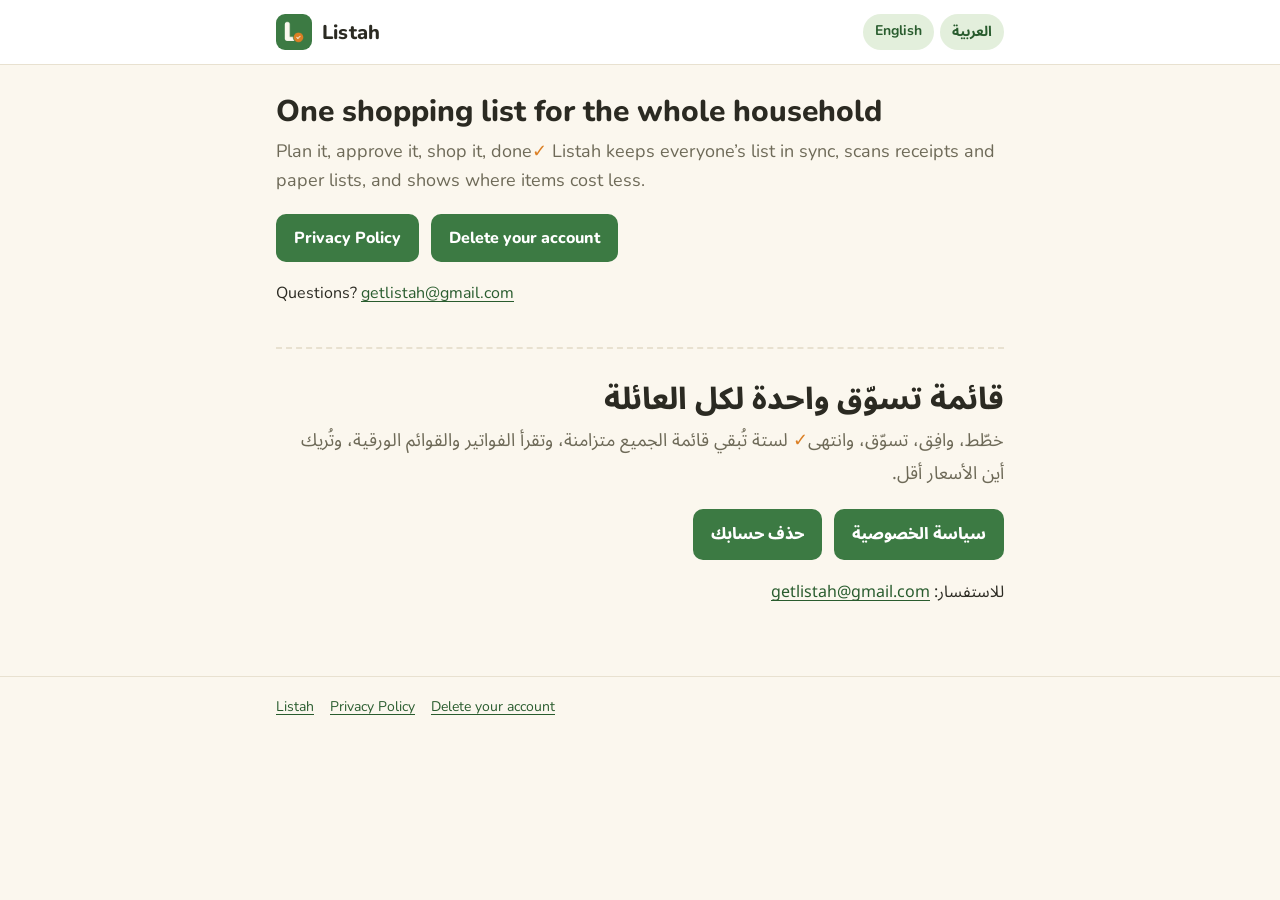
<file: index.html>
<!doctype html>
<html lang="en">
<head>
<meta charset="utf-8">
<meta name="viewport" content="width=device-width, initial-scale=1">
<title>Listah — لستة</title>
<meta name="description" content="Listah: one shared shopping list for the whole household.">
<link rel="icon" href="icon.png">
<link rel="preconnect" href="https://fonts.googleapis.com">
<link rel="preconnect" href="https://fonts.gstatic.com" crossorigin>
<link rel="stylesheet" href="https://fonts.googleapis.com/css2?family=Nunito:wght@400;700;800&family=Noto+Sans+Arabic:wght@400;700;800&display=swap">
<link rel="stylesheet" href="style.css">
</head>
<body>
<header class="site">
  <div class="wrap">
    <a class="brand" href="./"><img src="icon.png" alt=""><span>Listah</span></a>
    <nav class="langs" aria-label="Language">
      <a href="#en">English</a>
      <a href="#ar" lang="ar">العربية</a>
    </nav>
  </div>
</header>

<main>
<div class="wrap">

<section class="lang" id="en" lang="en" dir="ltr">
  <h1>One shopping list for the whole household</h1>
  <p class="lead">Plan it, approve it, shop it, done<span class="check">✓</span> Listah keeps everyone’s list in sync, scans receipts and paper lists, and shows where items cost less.</p>
  <div class="links">
    <a class="button" href="privacy.html">Privacy Policy</a>
    <a class="button" href="delete-account.html">Delete your account</a>
  </div>
  <p>Questions? <a href="mailto:getlistah@gmail.com">getlistah@gmail.com</a></p>
</section>

<section class="lang" id="ar" lang="ar" dir="rtl">
  <h1>قائمة تسوّق واحدة لكل العائلة</h1>
  <p class="lead">خطّط، وافِق، تسوّق، وانتهى<span class="check">✓</span> لستة تُبقي قائمة الجميع متزامنة، وتقرأ الفواتير والقوائم الورقية، وتُريك أين الأسعار أقل.</p>
  <div class="links">
    <a class="button" href="privacy.html#ar">سياسة الخصوصية</a>
    <a class="button" href="delete-account.html#ar">حذف حسابك</a>
  </div>
  <p>للاستفسار: <a href="mailto:getlistah@gmail.com">getlistah@gmail.com</a></p>
</section>

</div>
</main>

<footer class="site">
  <div class="wrap">
    <a href="./">Listah</a>
    <a href="privacy.html">Privacy Policy</a>
    <a href="delete-account.html">Delete your account</a>
  </div>
</footer>
</body>
</html>
</file>
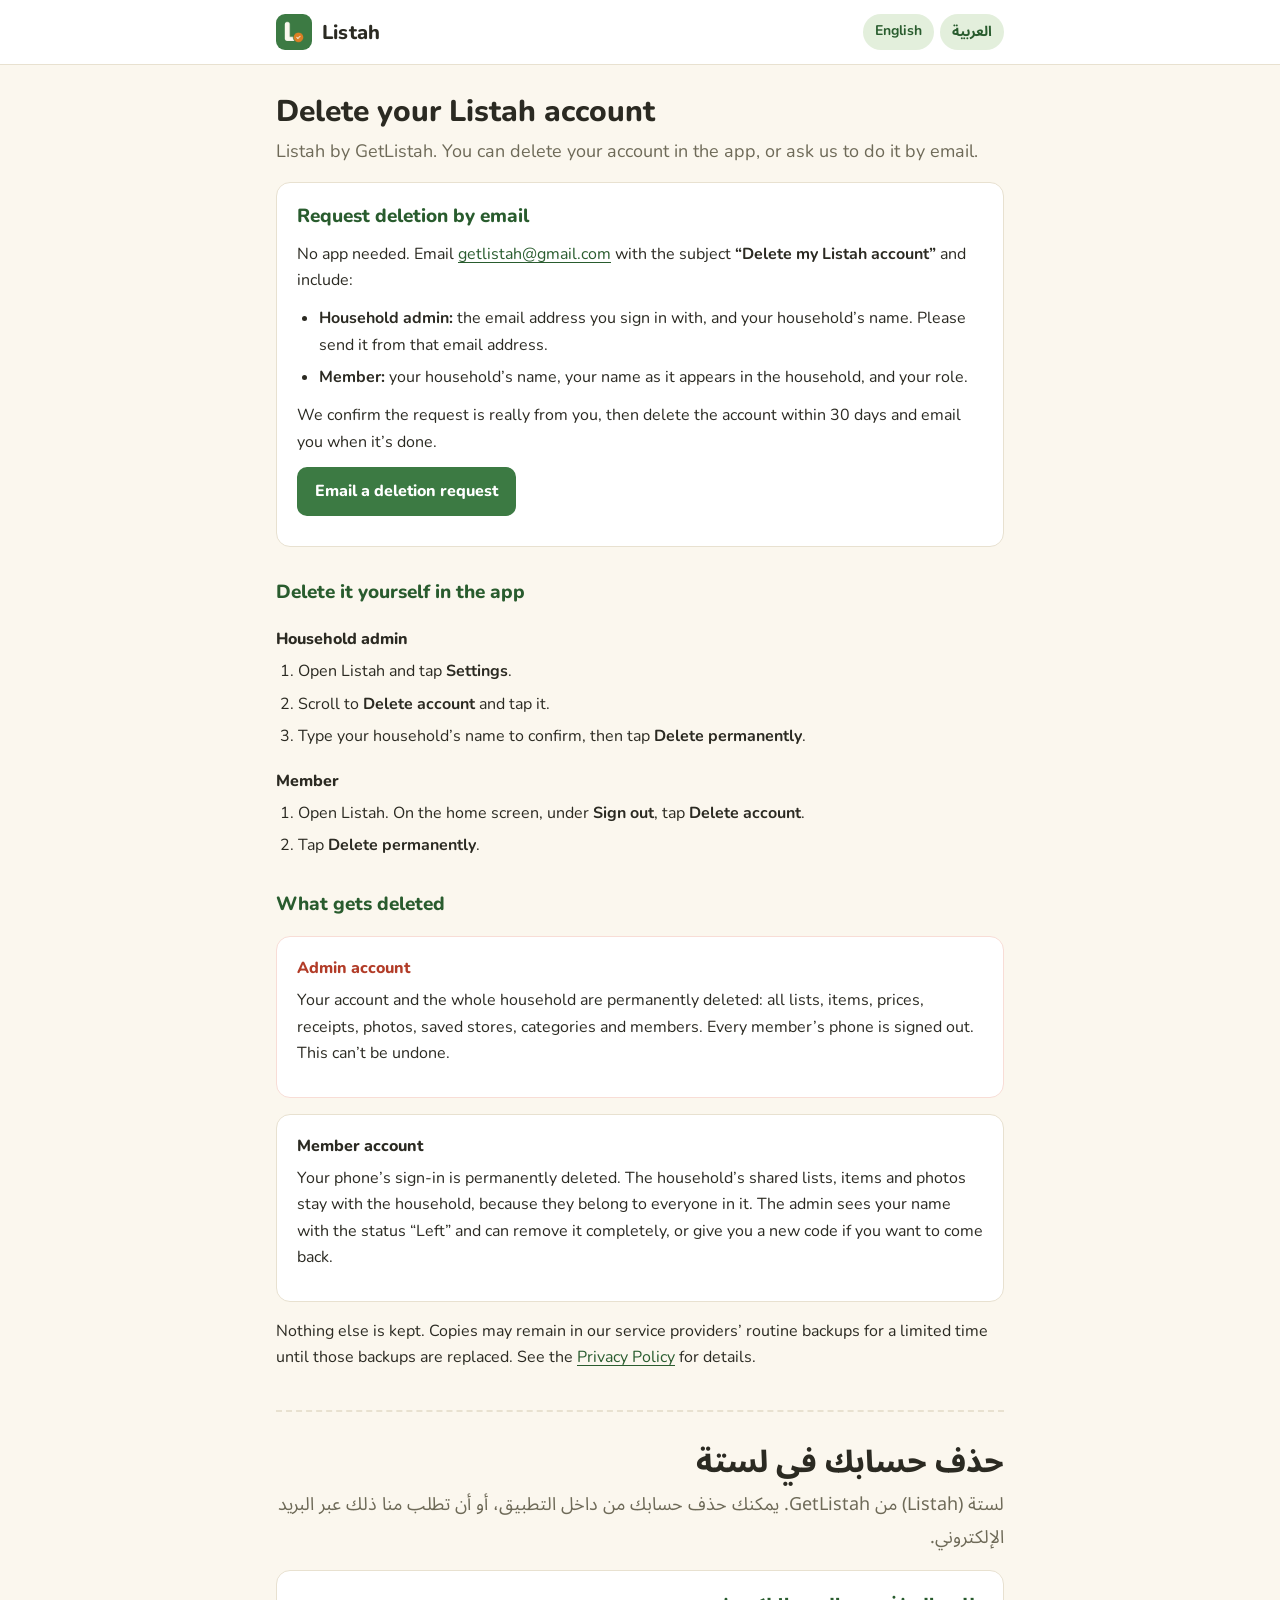
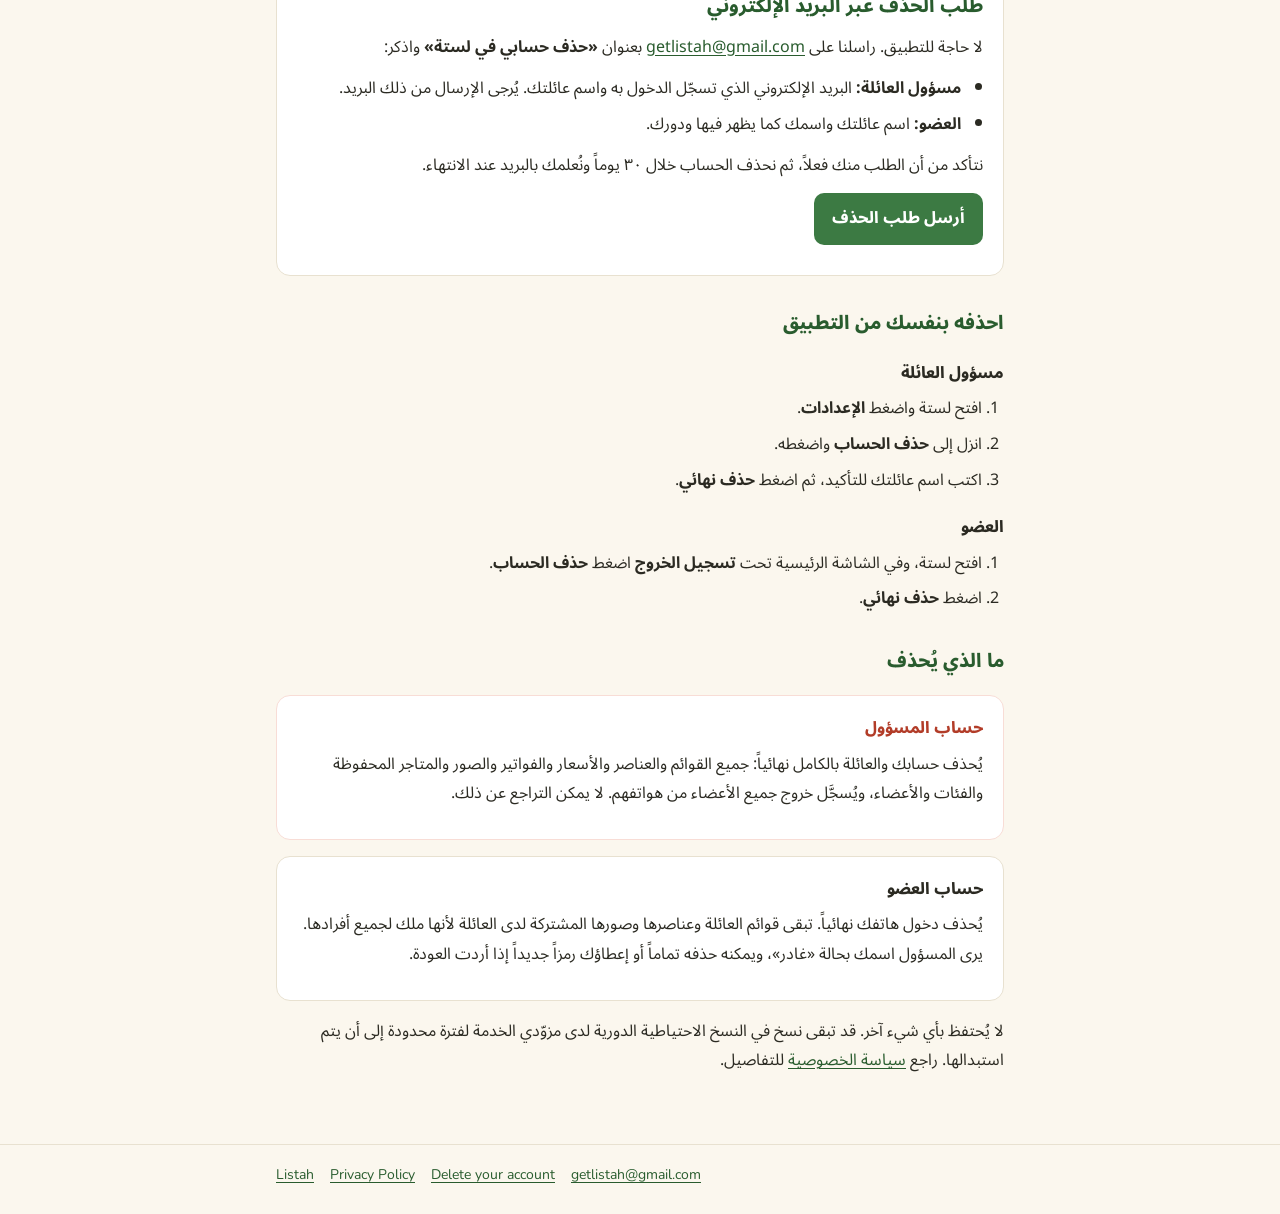
<file: delete-account.html>
<!doctype html>
<html lang="en">
<head>
<meta charset="utf-8">
<meta name="viewport" content="width=device-width, initial-scale=1">
<title>Delete Your Listah Account</title>
<meta name="description" content="How to delete your Listah account and data, in the app or by email.">
<link rel="icon" href="icon.png">
<link rel="preconnect" href="https://fonts.googleapis.com">
<link rel="preconnect" href="https://fonts.gstatic.com" crossorigin>
<link rel="stylesheet" href="https://fonts.googleapis.com/css2?family=Nunito:wght@400;700;800&family=Noto+Sans+Arabic:wght@400;700;800&display=swap">
<link rel="stylesheet" href="style.css">
</head>
<body>
<header class="site">
  <div class="wrap">
    <a class="brand" href="./"><img src="icon.png" alt=""><span>Listah</span></a>
    <nav class="langs" aria-label="Language">
      <a href="#en">English</a>
      <a href="#ar" lang="ar">العربية</a>
    </nav>
  </div>
</header>

<main>
<div class="wrap">

<section class="lang" id="en" lang="en" dir="ltr">
  <h1>Delete your Listah account</h1>
  <p class="lead">Listah by GetListah. You can delete your account in the app, or ask us to do it by email.</p>

  <div class="card">
    <h2>Request deletion by email</h2>
    <p>No app needed. Email <a href="mailto:getlistah@gmail.com?subject=Delete%20my%20Listah%20account">getlistah@gmail.com</a> with the subject <strong>“Delete my Listah account”</strong> and include:</p>
    <ul>
      <li><strong>Household admin:</strong> the email address you sign in with, and your household’s name. Please send it from that email address.</li>
      <li><strong>Member:</strong> your household’s name, your name as it appears in the household, and your role.</li>
    </ul>
    <p>We confirm the request is really from you, then delete the account within 30 days and email you when it’s done.</p>
    <p><a class="button" href="mailto:getlistah@gmail.com?subject=Delete%20my%20Listah%20account">Email a deletion request</a></p>
  </div>

  <h2>Delete it yourself in the app</h2>
  <h3>Household admin</h3>
  <ol>
    <li>Open Listah and tap <strong>Settings</strong>.</li>
    <li>Scroll to <strong>Delete account</strong> and tap it.</li>
    <li>Type your household’s name to confirm, then tap <strong>Delete permanently</strong>.</li>
  </ol>
  <h3>Member</h3>
  <ol>
    <li>Open Listah. On the home screen, under <strong>Sign out</strong>, tap <strong>Delete account</strong>.</li>
    <li>Tap <strong>Delete permanently</strong>.</li>
  </ol>

  <h2>What gets deleted</h2>
  <div class="card warn">
    <h3>Admin account</h3>
    <p>Your account and the whole household are permanently deleted: all lists, items, prices, receipts, photos, saved stores, categories and members. Every member’s phone is signed out. This can’t be undone.</p>
  </div>
  <div class="card">
    <h3>Member account</h3>
    <p>Your phone’s sign-in is permanently deleted. The household’s shared lists, items and photos stay with the household, because they belong to everyone in it. The admin sees your name with the status “Left” and can remove it completely, or give you a new code if you want to come back.</p>
  </div>
  <p>Nothing else is kept. Copies may remain in our service providers’ routine backups for a limited time until those backups are replaced. See the <a href="privacy.html#delete">Privacy Policy</a> for details.</p>
</section>

<section class="lang" id="ar" lang="ar" dir="rtl">
  <h1>حذف حسابك في لستة</h1>
  <p class="lead">لستة (Listah) من GetListah. يمكنك حذف حسابك من داخل التطبيق، أو أن تطلب منا ذلك عبر البريد الإلكتروني.</p>

  <div class="card">
    <h2>طلب الحذف عبر البريد الإلكتروني</h2>
    <p>لا حاجة للتطبيق. راسلنا على <a href="mailto:getlistah@gmail.com?subject=Delete%20my%20Listah%20account">getlistah@gmail.com</a> بعنوان <strong>«حذف حسابي في لستة»</strong> واذكر:</p>
    <ul>
      <li><strong>مسؤول العائلة:</strong> البريد الإلكتروني الذي تسجّل الدخول به واسم عائلتك. يُرجى الإرسال من ذلك البريد.</li>
      <li><strong>العضو:</strong> اسم عائلتك واسمك كما يظهر فيها ودورك.</li>
    </ul>
    <p>نتأكد من أن الطلب منك فعلاً، ثم نحذف الحساب خلال ٣٠ يوماً ونُعلمك بالبريد عند الانتهاء.</p>
    <p><a class="button" href="mailto:getlistah@gmail.com?subject=Delete%20my%20Listah%20account">أرسل طلب الحذف</a></p>
  </div>

  <h2>احذفه بنفسك من التطبيق</h2>
  <h3>مسؤول العائلة</h3>
  <ol>
    <li>افتح لستة واضغط <strong>الإعدادات</strong>.</li>
    <li>انزل إلى <strong>حذف الحساب</strong> واضغطه.</li>
    <li>اكتب اسم عائلتك للتأكيد، ثم اضغط <strong>حذف نهائي</strong>.</li>
  </ol>
  <h3>العضو</h3>
  <ol>
    <li>افتح لستة، وفي الشاشة الرئيسية تحت <strong>تسجيل الخروج</strong> اضغط <strong>حذف الحساب</strong>.</li>
    <li>اضغط <strong>حذف نهائي</strong>.</li>
  </ol>

  <h2>ما الذي يُحذف</h2>
  <div class="card warn">
    <h3>حساب المسؤول</h3>
    <p>يُحذف حسابك والعائلة بالكامل نهائياً: جميع القوائم والعناصر والأسعار والفواتير والصور والمتاجر المحفوظة والفئات والأعضاء، ويُسجَّل خروج جميع الأعضاء من هواتفهم. لا يمكن التراجع عن ذلك.</p>
  </div>
  <div class="card">
    <h3>حساب العضو</h3>
    <p>يُحذف دخول هاتفك نهائياً. تبقى قوائم العائلة وعناصرها وصورها المشتركة لدى العائلة لأنها ملك لجميع أفرادها. يرى المسؤول اسمك بحالة «غادر»، ويمكنه حذفه تماماً أو إعطاؤك رمزاً جديداً إذا أردت العودة.</p>
  </div>
  <p>لا يُحتفظ بأي شيء آخر. قد تبقى نسخ في النسخ الاحتياطية الدورية لدى مزوّدي الخدمة لفترة محدودة إلى أن يتم استبدالها. راجع <a href="privacy.html#ar">سياسة الخصوصية</a> للتفاصيل.</p>
</section>

</div>
</main>

<footer class="site">
  <div class="wrap">
    <a href="./">Listah</a>
    <a href="privacy.html">Privacy Policy</a>
    <a href="delete-account.html">Delete your account</a>
    <a href="mailto:getlistah@gmail.com">getlistah@gmail.com</a>
  </div>
</footer>
</body>
</html>
</file>
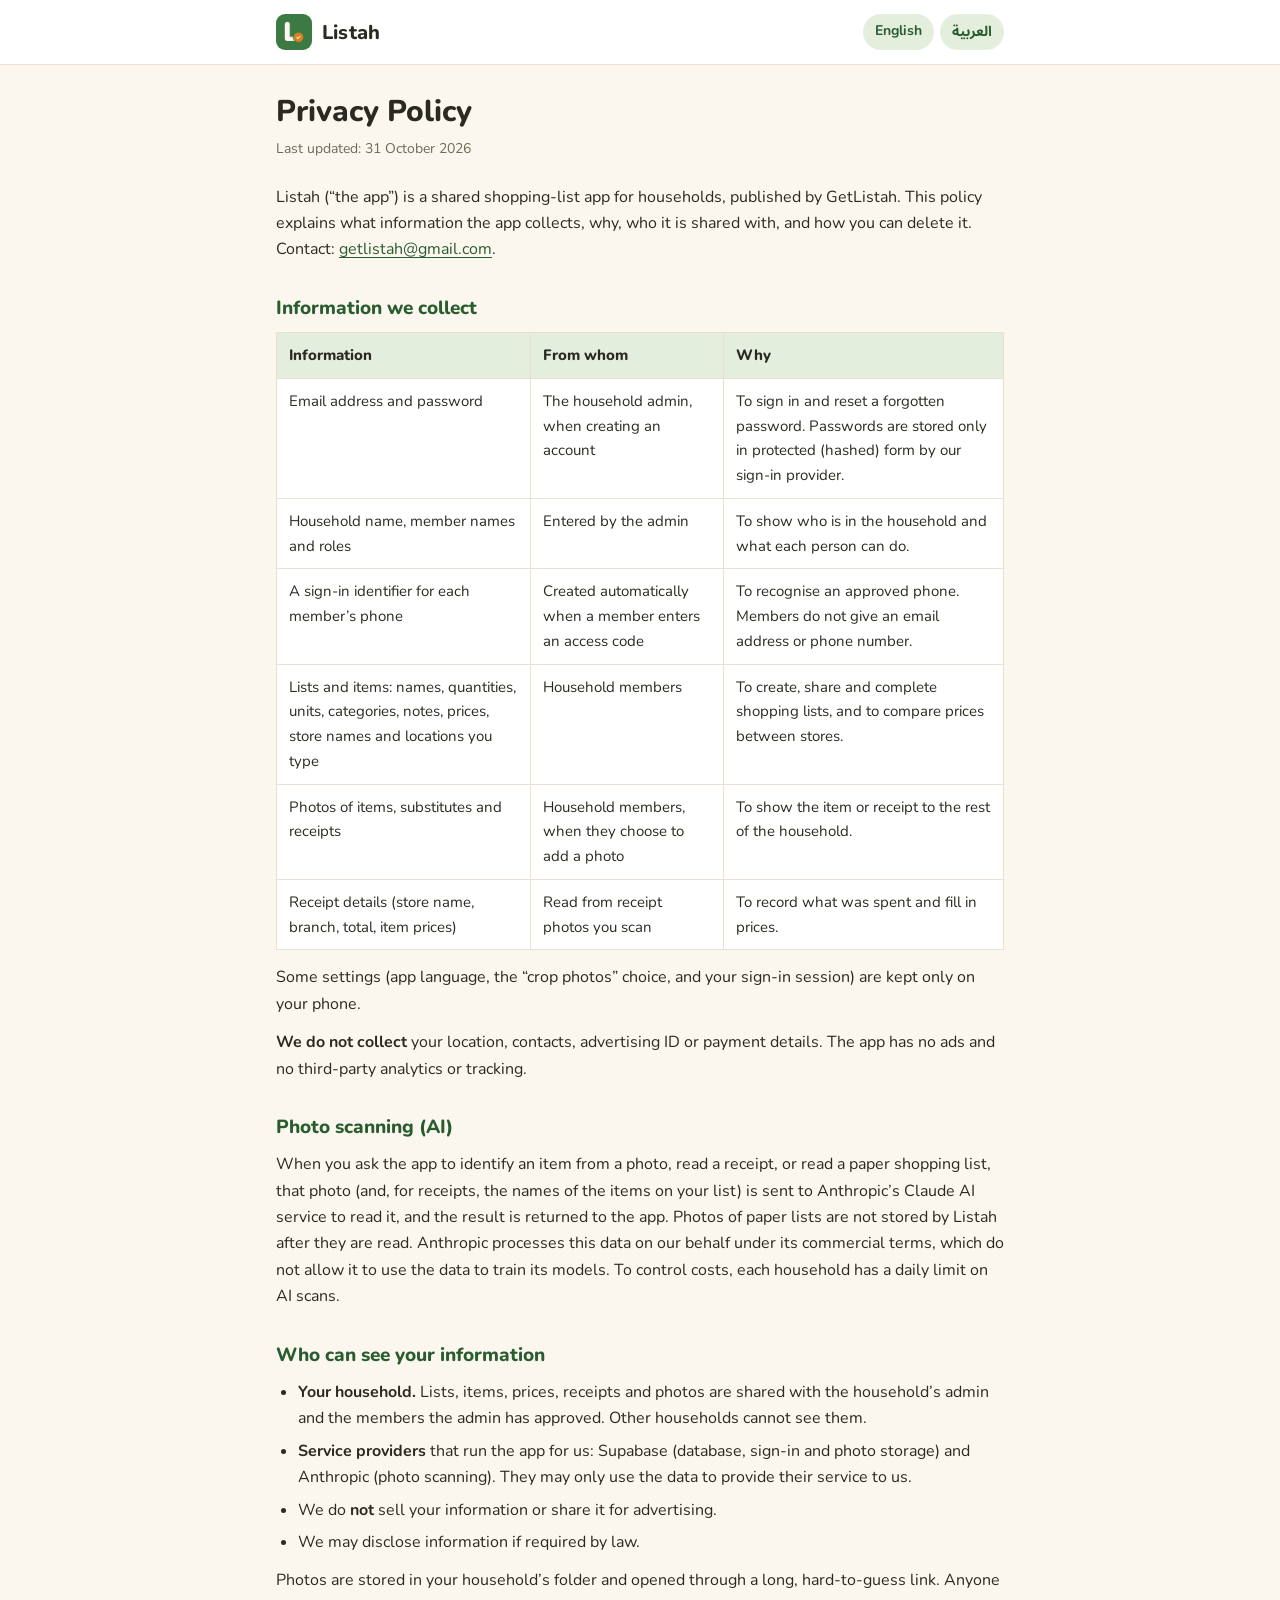
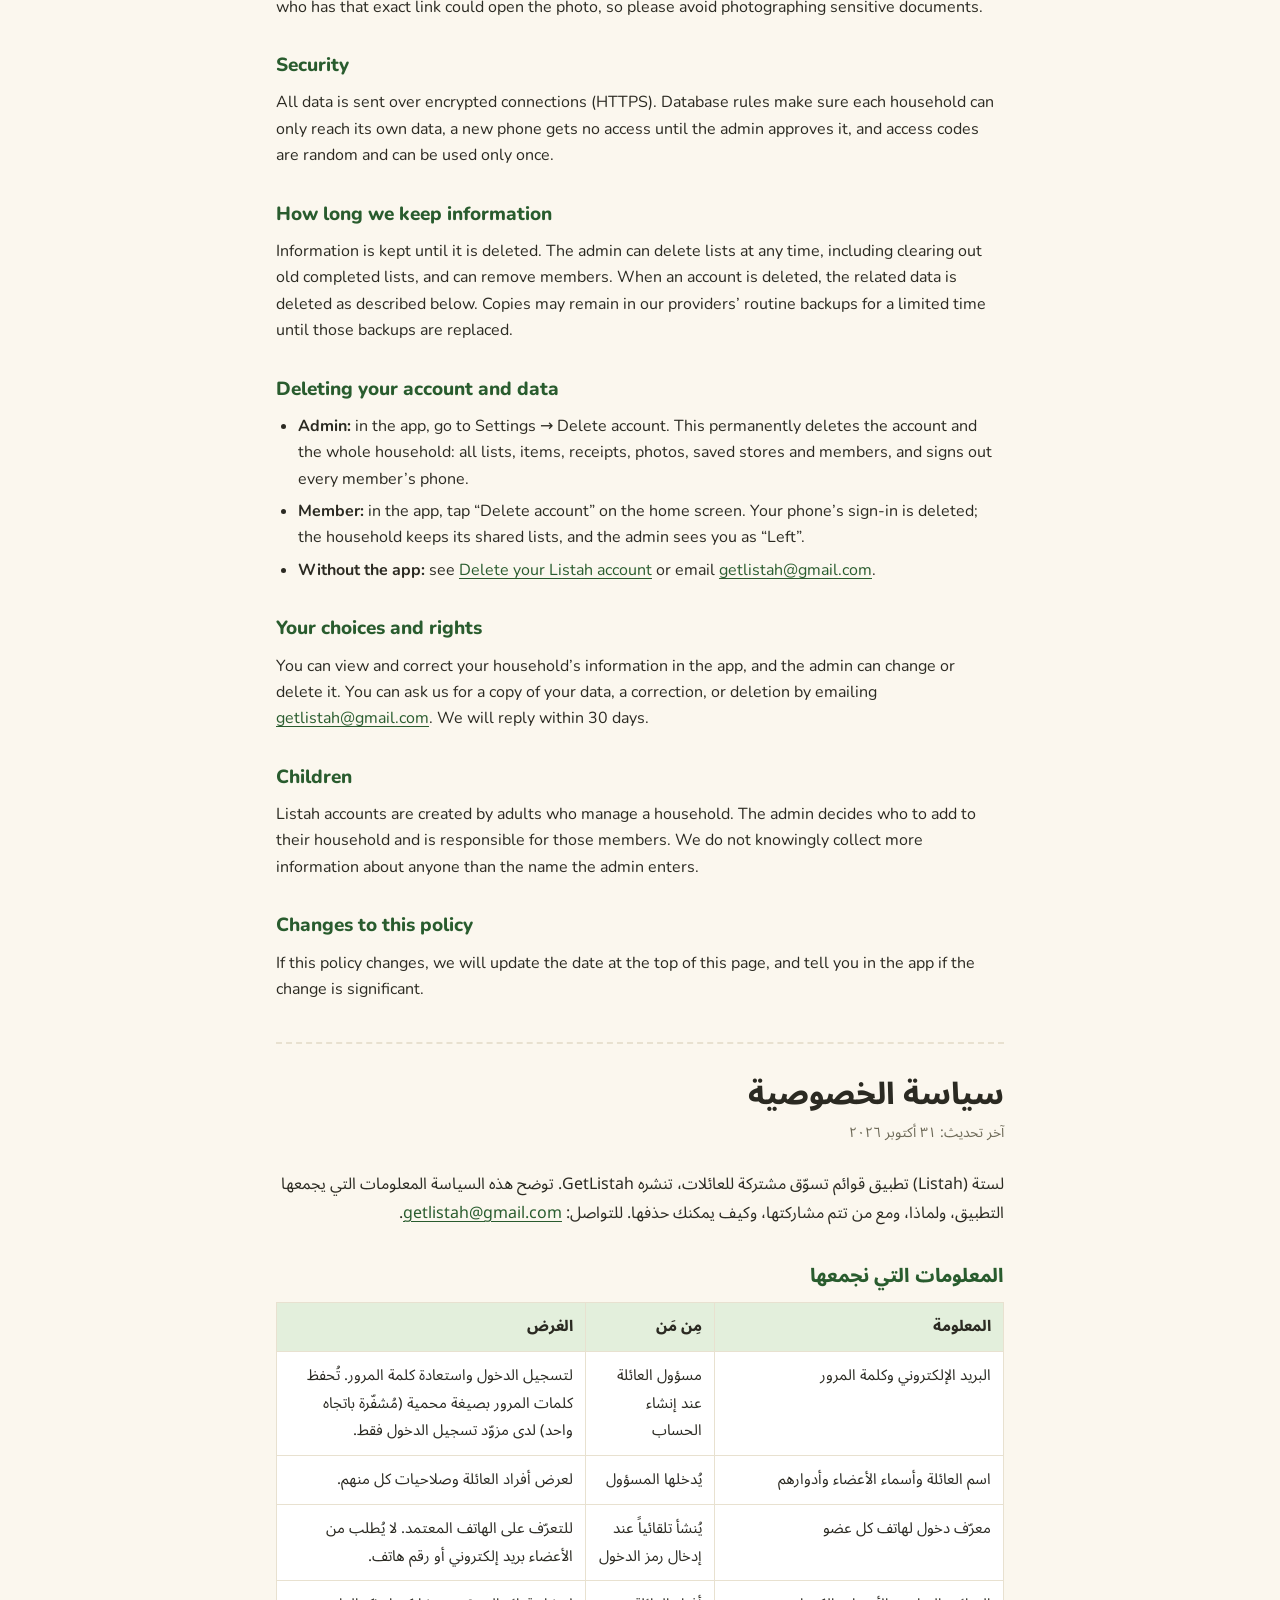
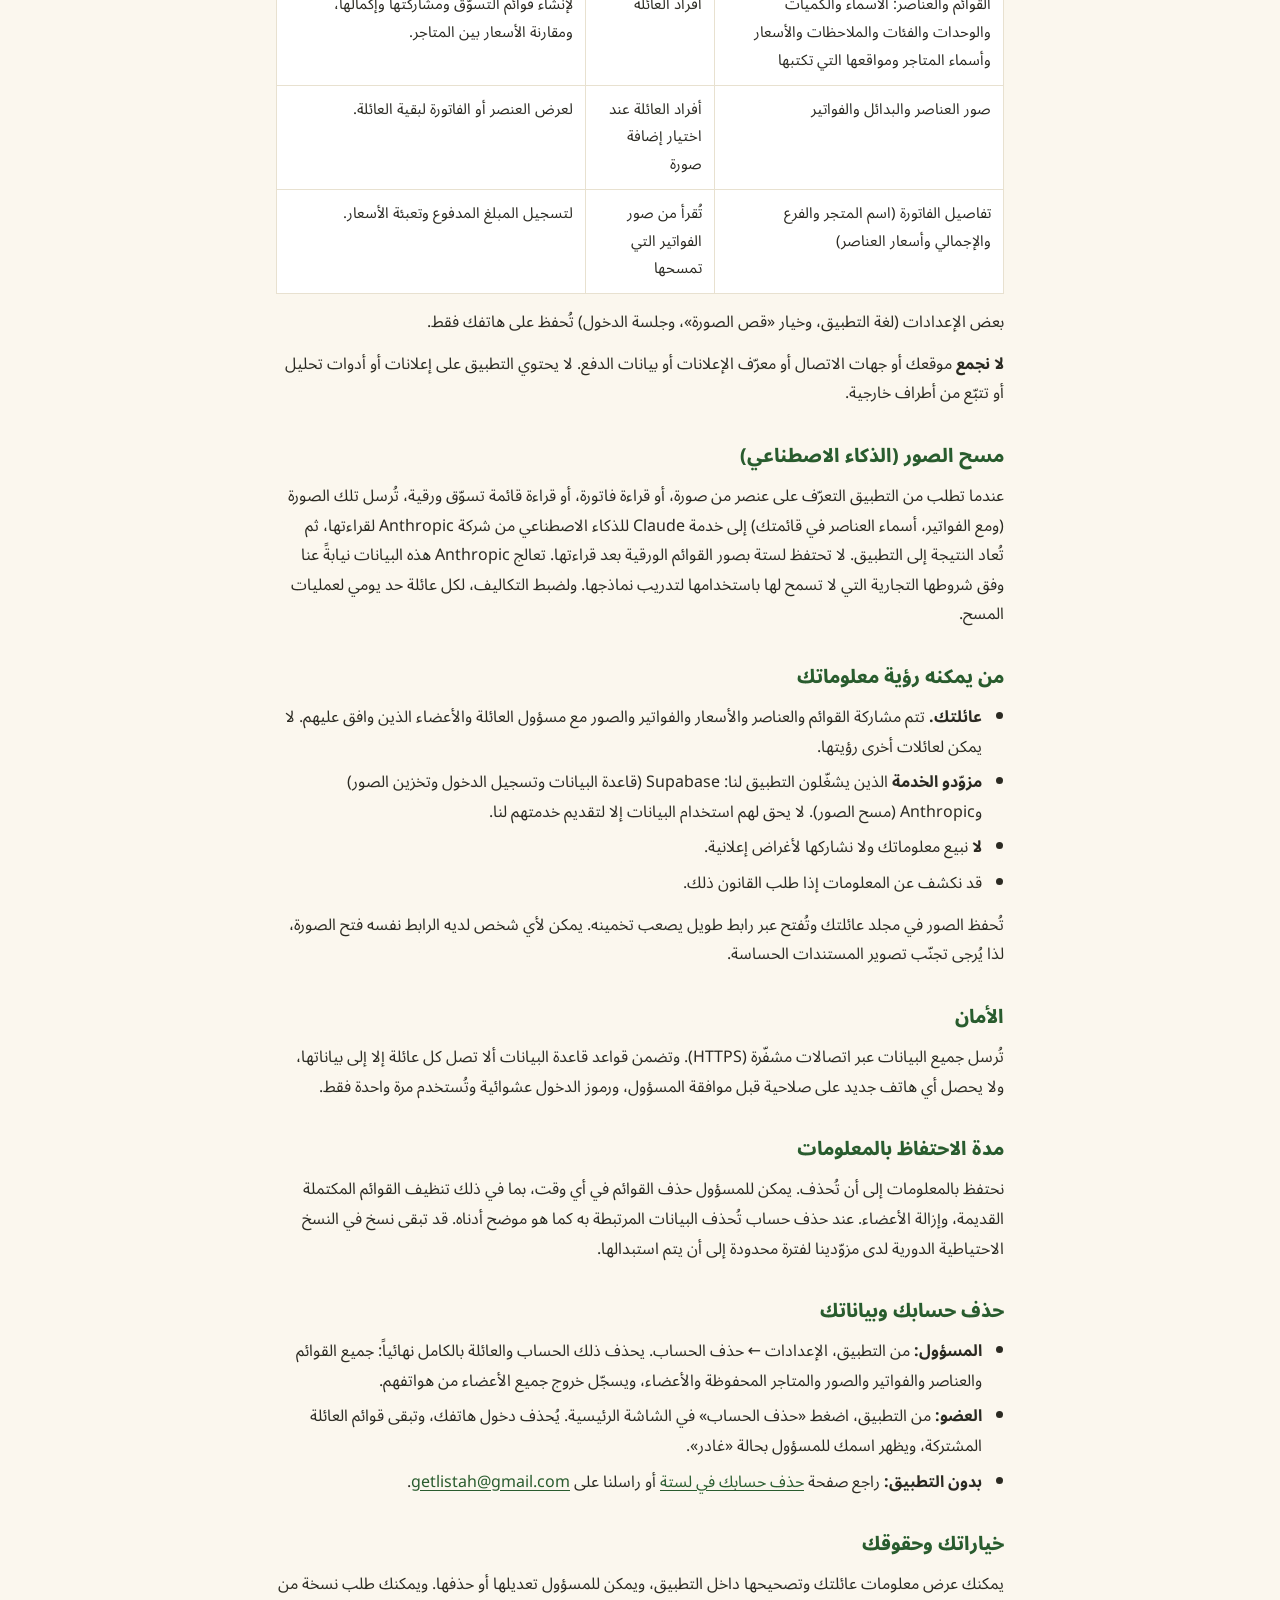
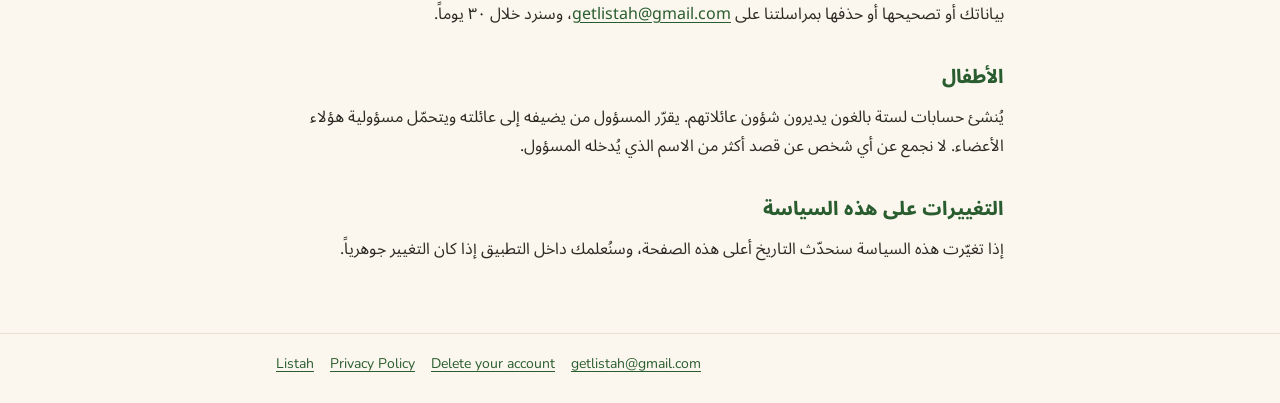
<file: privacy.html>
<!doctype html>
<html lang="en">
<head>
<meta charset="utf-8">
<meta name="viewport" content="width=device-width, initial-scale=1">
<title>Listah Privacy Policy</title>
<meta name="description" content="How the Listah shopping-list app collects, uses and deletes your information.">
<link rel="icon" href="icon.png">
<link rel="preconnect" href="https://fonts.googleapis.com">
<link rel="preconnect" href="https://fonts.gstatic.com" crossorigin>
<link rel="stylesheet" href="https://fonts.googleapis.com/css2?family=Nunito:wght@400;700;800&family=Noto+Sans+Arabic:wght@400;700;800&display=swap">
<link rel="stylesheet" href="style.css">
</head>
<body>
<header class="site">
  <div class="wrap">
    <a class="brand" href="./"><img src="icon.png" alt=""><span>Listah</span></a>
    <nav class="langs" aria-label="Language">
      <a href="#en">English</a>
      <a href="#ar" lang="ar">العربية</a>
    </nav>
  </div>
</header>

<main>
<div class="wrap">

<section class="lang" id="en" lang="en" dir="ltr">
  <h1>Privacy Policy</h1>
  <p class="updated">Last updated: 31 October 2026</p>

  <p>Listah (“the app”) is a shared shopping-list app for households, published by GetListah. This policy explains what information the app collects, why, who it is shared with, and how you can delete it. Contact: <a href="mailto:getlistah@gmail.com">getlistah@gmail.com</a>.</p>

  <h2>Information we collect</h2>
  <div class="table-wrap">
  <table>
    <thead><tr><th>Information</th><th>From whom</th><th>Why</th></tr></thead>
    <tbody>
      <tr><td>Email address and password</td><td>The household admin, when creating an account</td><td>To sign in and reset a forgotten password. Passwords are stored only in protected (hashed) form by our sign-in provider.</td></tr>
      <tr><td>Household name, member names and roles</td><td>Entered by the admin</td><td>To show who is in the household and what each person can do.</td></tr>
      <tr><td>A sign-in identifier for each member’s phone</td><td>Created automatically when a member enters an access code</td><td>To recognise an approved phone. Members do not give an email address or phone number.</td></tr>
      <tr><td>Lists and items: names, quantities, units, categories, notes, prices, store names and locations you type</td><td>Household members</td><td>To create, share and complete shopping lists, and to compare prices between stores.</td></tr>
      <tr><td>Photos of items, substitutes and receipts</td><td>Household members, when they choose to add a photo</td><td>To show the item or receipt to the rest of the household.</td></tr>
      <tr><td>Receipt details (store name, branch, total, item prices)</td><td>Read from receipt photos you scan</td><td>To record what was spent and fill in prices.</td></tr>
    </tbody>
  </table>
  </div>
  <p>Some settings (app language, the “crop photos” choice, and your sign-in session) are kept only on your phone.</p>
  <p><strong>We do not collect</strong> your location, contacts, advertising ID or payment details. The app has no ads and no third-party analytics or tracking.</p>

  <h2>Photo scanning (AI)</h2>
  <p>When you ask the app to identify an item from a photo, read a receipt, or read a paper shopping list, that photo (and, for receipts, the names of the items on your list) is sent to Anthropic’s Claude AI service to read it, and the result is returned to the app. Photos of paper lists are not stored by Listah after they are read. Anthropic processes this data on our behalf under its commercial terms, which do not allow it to use the data to train its models. To control costs, each household has a daily limit on AI scans.</p>

  <h2>Who can see your information</h2>
  <ul>
    <li><strong>Your household.</strong> Lists, items, prices, receipts and photos are shared with the household’s admin and the members the admin has approved. Other households cannot see them.</li>
    <li><strong>Service providers</strong> that run the app for us: Supabase (database, sign-in and photo storage) and Anthropic (photo scanning). They may only use the data to provide their service to us.</li>
    <li>We do <strong>not</strong> sell your information or share it for advertising.</li>
    <li>We may disclose information if required by law.</li>
  </ul>
  <p>Photos are stored in your household’s folder and opened through a long, hard-to-guess link. Anyone who has that exact link could open the photo, so please avoid photographing sensitive documents.</p>

  <h2>Security</h2>
  <p>All data is sent over encrypted connections (HTTPS). Database rules make sure each household can only reach its own data, a new phone gets no access until the admin approves it, and access codes are random and can be used only once.</p>

  <h2>How long we keep information</h2>
  <p>Information is kept until it is deleted. The admin can delete lists at any time, including clearing out old completed lists, and can remove members. When an account is deleted, the related data is deleted as described below. Copies may remain in our providers’ routine backups for a limited time until those backups are replaced.</p>

  <h2 id="delete">Deleting your account and data</h2>
  <ul>
    <li><strong>Admin:</strong> in the app, go to Settings → Delete account. This permanently deletes the account and the whole household: all lists, items, receipts, photos, saved stores and members, and signs out every member’s phone.</li>
    <li><strong>Member:</strong> in the app, tap “Delete account” on the home screen. Your phone’s sign-in is deleted; the household keeps its shared lists, and the admin sees you as “Left”.</li>
    <li><strong>Without the app:</strong> see <a href="delete-account.html">Delete your Listah account</a> or email <a href="mailto:getlistah@gmail.com">getlistah@gmail.com</a>.</li>
  </ul>

  <h2>Your choices and rights</h2>
  <p>You can view and correct your household’s information in the app, and the admin can change or delete it. You can ask us for a copy of your data, a correction, or deletion by emailing <a href="mailto:getlistah@gmail.com">getlistah@gmail.com</a>. We will reply within 30 days.</p>

  <h2>Children</h2>
  <p>Listah accounts are created by adults who manage a household. The admin decides who to add to their household and is responsible for those members. We do not knowingly collect more information about anyone than the name the admin enters.</p>

  <h2>Changes to this policy</h2>
  <p>If this policy changes, we will update the date at the top of this page, and tell you in the app if the change is significant.</p>
</section>

<section class="lang" id="ar" lang="ar" dir="rtl">
  <h1>سياسة الخصوصية</h1>
  <p class="updated">آخر تحديث: ٣١ أكتوبر ٢٠٢٦</p>

  <p>لستة (Listah) تطبيق قوائم تسوّق مشتركة للعائلات، تنشره GetListah. توضح هذه السياسة المعلومات التي يجمعها التطبيق، ولماذا، ومع من تتم مشاركتها، وكيف يمكنك حذفها. للتواصل: <a href="mailto:getlistah@gmail.com">getlistah@gmail.com</a>.</p>

  <h2>المعلومات التي نجمعها</h2>
  <div class="table-wrap">
  <table>
    <thead><tr><th>المعلومة</th><th>مِن مَن</th><th>الغرض</th></tr></thead>
    <tbody>
      <tr><td>البريد الإلكتروني وكلمة المرور</td><td>مسؤول العائلة عند إنشاء الحساب</td><td>لتسجيل الدخول واستعادة كلمة المرور. تُحفظ كلمات المرور بصيغة محمية (مُشفّرة باتجاه واحد) لدى مزوّد تسجيل الدخول فقط.</td></tr>
      <tr><td>اسم العائلة وأسماء الأعضاء وأدوارهم</td><td>يُدخلها المسؤول</td><td>لعرض أفراد العائلة وصلاحيات كل منهم.</td></tr>
      <tr><td>معرّف دخول لهاتف كل عضو</td><td>يُنشأ تلقائياً عند إدخال رمز الدخول</td><td>للتعرّف على الهاتف المعتمد. لا يُطلب من الأعضاء بريد إلكتروني أو رقم هاتف.</td></tr>
      <tr><td>القوائم والعناصر: الأسماء والكميات والوحدات والفئات والملاحظات والأسعار وأسماء المتاجر ومواقعها التي تكتبها</td><td>أفراد العائلة</td><td>لإنشاء قوائم التسوّق ومشاركتها وإكمالها، ومقارنة الأسعار بين المتاجر.</td></tr>
      <tr><td>صور العناصر والبدائل والفواتير</td><td>أفراد العائلة عند اختيار إضافة صورة</td><td>لعرض العنصر أو الفاتورة لبقية العائلة.</td></tr>
      <tr><td>تفاصيل الفاتورة (اسم المتجر والفرع والإجمالي وأسعار العناصر)</td><td>تُقرأ من صور الفواتير التي تمسحها</td><td>لتسجيل المبلغ المدفوع وتعبئة الأسعار.</td></tr>
    </tbody>
  </table>
  </div>
  <p>بعض الإعدادات (لغة التطبيق، وخيار «قص الصورة»، وجلسة الدخول) تُحفظ على هاتفك فقط.</p>
  <p><strong>لا نجمع</strong> موقعك أو جهات الاتصال أو معرّف الإعلانات أو بيانات الدفع. لا يحتوي التطبيق على إعلانات أو أدوات تحليل أو تتبّع من أطراف خارجية.</p>

  <h2>مسح الصور (الذكاء الاصطناعي)</h2>
  <p>عندما تطلب من التطبيق التعرّف على عنصر من صورة، أو قراءة فاتورة، أو قراءة قائمة تسوّق ورقية، تُرسل تلك الصورة (ومع الفواتير، أسماء العناصر في قائمتك) إلى خدمة Claude للذكاء الاصطناعي من شركة Anthropic لقراءتها، ثم تُعاد النتيجة إلى التطبيق. لا تحتفظ لستة بصور القوائم الورقية بعد قراءتها. تعالج Anthropic هذه البيانات نيابةً عنا وفق شروطها التجارية التي لا تسمح لها باستخدامها لتدريب نماذجها. ولضبط التكاليف، لكل عائلة حد يومي لعمليات المسح.</p>

  <h2>من يمكنه رؤية معلوماتك</h2>
  <ul>
    <li><strong>عائلتك.</strong> تتم مشاركة القوائم والعناصر والأسعار والفواتير والصور مع مسؤول العائلة والأعضاء الذين وافق عليهم. لا يمكن لعائلات أخرى رؤيتها.</li>
    <li><strong>مزوّدو الخدمة</strong> الذين يشغّلون التطبيق لنا: Supabase (قاعدة البيانات وتسجيل الدخول وتخزين الصور) وAnthropic (مسح الصور). لا يحق لهم استخدام البيانات إلا لتقديم خدمتهم لنا.</li>
    <li><strong>لا</strong> نبيع معلوماتك ولا نشاركها لأغراض إعلانية.</li>
    <li>قد نكشف عن المعلومات إذا طلب القانون ذلك.</li>
  </ul>
  <p>تُحفظ الصور في مجلد عائلتك وتُفتح عبر رابط طويل يصعب تخمينه. يمكن لأي شخص لديه الرابط نفسه فتح الصورة، لذا يُرجى تجنّب تصوير المستندات الحساسة.</p>

  <h2>الأمان</h2>
  <p>تُرسل جميع البيانات عبر اتصالات مشفّرة (HTTPS). وتضمن قواعد قاعدة البيانات ألا تصل كل عائلة إلا إلى بياناتها، ولا يحصل أي هاتف جديد على صلاحية قبل موافقة المسؤول، ورموز الدخول عشوائية وتُستخدم مرة واحدة فقط.</p>

  <h2>مدة الاحتفاظ بالمعلومات</h2>
  <p>نحتفظ بالمعلومات إلى أن تُحذف. يمكن للمسؤول حذف القوائم في أي وقت، بما في ذلك تنظيف القوائم المكتملة القديمة، وإزالة الأعضاء. عند حذف حساب تُحذف البيانات المرتبطة به كما هو موضح أدناه. قد تبقى نسخ في النسخ الاحتياطية الدورية لدى مزوّدينا لفترة محدودة إلى أن يتم استبدالها.</p>

  <h2 id="delete-ar">حذف حسابك وبياناتك</h2>
  <ul>
    <li><strong>المسؤول:</strong> من التطبيق، الإعدادات ← حذف الحساب. يحذف ذلك الحساب والعائلة بالكامل نهائياً: جميع القوائم والعناصر والفواتير والصور والمتاجر المحفوظة والأعضاء، ويسجّل خروج جميع الأعضاء من هواتفهم.</li>
    <li><strong>العضو:</strong> من التطبيق، اضغط «حذف الحساب» في الشاشة الرئيسية. يُحذف دخول هاتفك، وتبقى قوائم العائلة المشتركة، ويظهر اسمك للمسؤول بحالة «غادر».</li>
    <li><strong>بدون التطبيق:</strong> راجع صفحة <a href="delete-account.html#ar">حذف حسابك في لستة</a> أو راسلنا على <a href="mailto:getlistah@gmail.com">getlistah@gmail.com</a>.</li>
  </ul>

  <h2>خياراتك وحقوقك</h2>
  <p>يمكنك عرض معلومات عائلتك وتصحيحها داخل التطبيق، ويمكن للمسؤول تعديلها أو حذفها. ويمكنك طلب نسخة من بياناتك أو تصحيحها أو حذفها بمراسلتنا على <a href="mailto:getlistah@gmail.com">getlistah@gmail.com</a>، وسنرد خلال ٣٠ يوماً.</p>

  <h2>الأطفال</h2>
  <p>يُنشئ حسابات لستة بالغون يديرون شؤون عائلاتهم. يقرّر المسؤول من يضيفه إلى عائلته ويتحمّل مسؤولية هؤلاء الأعضاء. لا نجمع عن أي شخص عن قصد أكثر من الاسم الذي يُدخله المسؤول.</p>

  <h2>التغييرات على هذه السياسة</h2>
  <p>إذا تغيّرت هذه السياسة سنحدّث التاريخ أعلى هذه الصفحة، وسنُعلمك داخل التطبيق إذا كان التغيير جوهرياً.</p>
</section>

</div>
</main>

<footer class="site">
  <div class="wrap">
    <a href="./">Listah</a>
    <a href="privacy.html">Privacy Policy</a>
    <a href="delete-account.html">Delete your account</a>
    <a href="mailto:getlistah@gmail.com">getlistah@gmail.com</a>
  </div>
</footer>
</body>
</html>
</file>
<file: style.css>
:root {
  --bg: #FBF7EE;
  --card: #FFFFFF;
  --text: #2B2A22;
  --muted: #6E6A58;
  --border: #E8E1D0;
  --green: #3C7A43;
  --green-dark: #295C2E;
  --green-tint: #E3EFDC;
  --orange: #DB7F24;
  --danger: #B23C28;
  --danger-tint: #F8DDD6;
}

* { box-sizing: border-box; }

html { -webkit-text-size-adjust: 100%; }

body {
  margin: 0;
  background: var(--bg);
  color: var(--text);
  font-family: "Nunito", system-ui, -apple-system, "Segoe UI", sans-serif;
  font-size: 16px;
  line-height: 1.65;
}

[lang="ar"] {
  font-family: "Noto Sans Arabic", "Nunito", system-ui, sans-serif;
  line-height: 1.85;
}

a { color: var(--green-dark); text-underline-offset: 3px; }
a:focus-visible, button:focus-visible { outline: 3px solid var(--orange); outline-offset: 2px; border-radius: 4px; }

.wrap { max-width: 760px; margin: 0 auto; padding: 0 16px; }

header.site {
  border-bottom: 1px solid var(--border);
  background: var(--card);
}
header.site .wrap {
  display: flex;
  align-items: center;
  justify-content: space-between;
  gap: 12px;
  padding-top: 14px;
  padding-bottom: 14px;
}
.brand { display: flex; align-items: center; gap: 10px; text-decoration: none; color: var(--text); }
.brand img { width: 36px; height: 36px; border-radius: 9px; }
.brand span { font-weight: 800; font-size: 20px; letter-spacing: 0.2px; }
.langs { display: flex; gap: 6px; flex-wrap: wrap; }
.langs a {
  font-size: 14px;
  font-weight: 700;
  text-decoration: none;
  padding: 5px 12px;
  border-radius: 999px;
  background: var(--green-tint);
  color: var(--green-dark);
}

main { padding: 28px 0 56px; }

section.lang + section.lang {
  margin-top: 40px;
  padding-top: 32px;
  border-top: 2px dashed var(--border);
}

h1 {
  font-size: 30px;
  line-height: 1.25;
  margin: 0 0 6px;
  font-weight: 800;
  text-wrap: balance;
}
.updated { color: var(--muted); font-size: 14px; margin: 0 0 24px; }
h2 {
  font-size: 19px;
  margin: 30px 0 8px;
  font-weight: 800;
  color: var(--green-dark);
  text-wrap: balance;
}
h3 { font-size: 16px; margin: 18px 0 6px; font-weight: 800; }
p { margin: 0 0 12px; }
ul, ol { margin: 0 0 12px; padding-inline-start: 22px; }
li { margin-bottom: 6px; }

.lead { font-size: 18px; color: var(--muted); }

.card {
  background: var(--card);
  border: 1px solid var(--border);
  border-radius: 14px;
  padding: 18px 20px;
  margin: 16px 0;
}
.card h2:first-child, .card h3:first-child { margin-top: 0; }
.card.warn { border-color: var(--danger-tint); }
.card.warn h3 { color: var(--danger); }

.button {
  display: inline-block;
  background: var(--green);
  color: #fff;
  font-weight: 800;
  text-decoration: none;
  padding: 11px 18px;
  border-radius: 10px;
}
.button:hover { background: var(--green-dark); }

.table-wrap { overflow-x: auto; margin: 8px 0 14px; }
table { border-collapse: collapse; width: 100%; min-width: 480px; font-size: 15px; background: var(--card); }
th, td { text-align: start; vertical-align: top; padding: 10px 12px; border: 1px solid var(--border); }
th { background: var(--green-tint); font-weight: 800; }

code, .mono { font-family: ui-monospace, SFMono-Regular, Menlo, Consolas, monospace; font-size: 0.92em; }

footer.site { border-top: 1px solid var(--border); color: var(--muted); font-size: 14px; }
footer.site .wrap { padding-top: 18px; padding-bottom: 28px; display: flex; gap: 16px; flex-wrap: wrap; }

.links { display: flex; gap: 12px; flex-wrap: wrap; margin: 18px 0; }
.check { color: var(--orange); }

@media (max-width: 520px) {
  h1 { font-size: 25px; }
  .brand span { font-size: 18px; }
}
</file>
